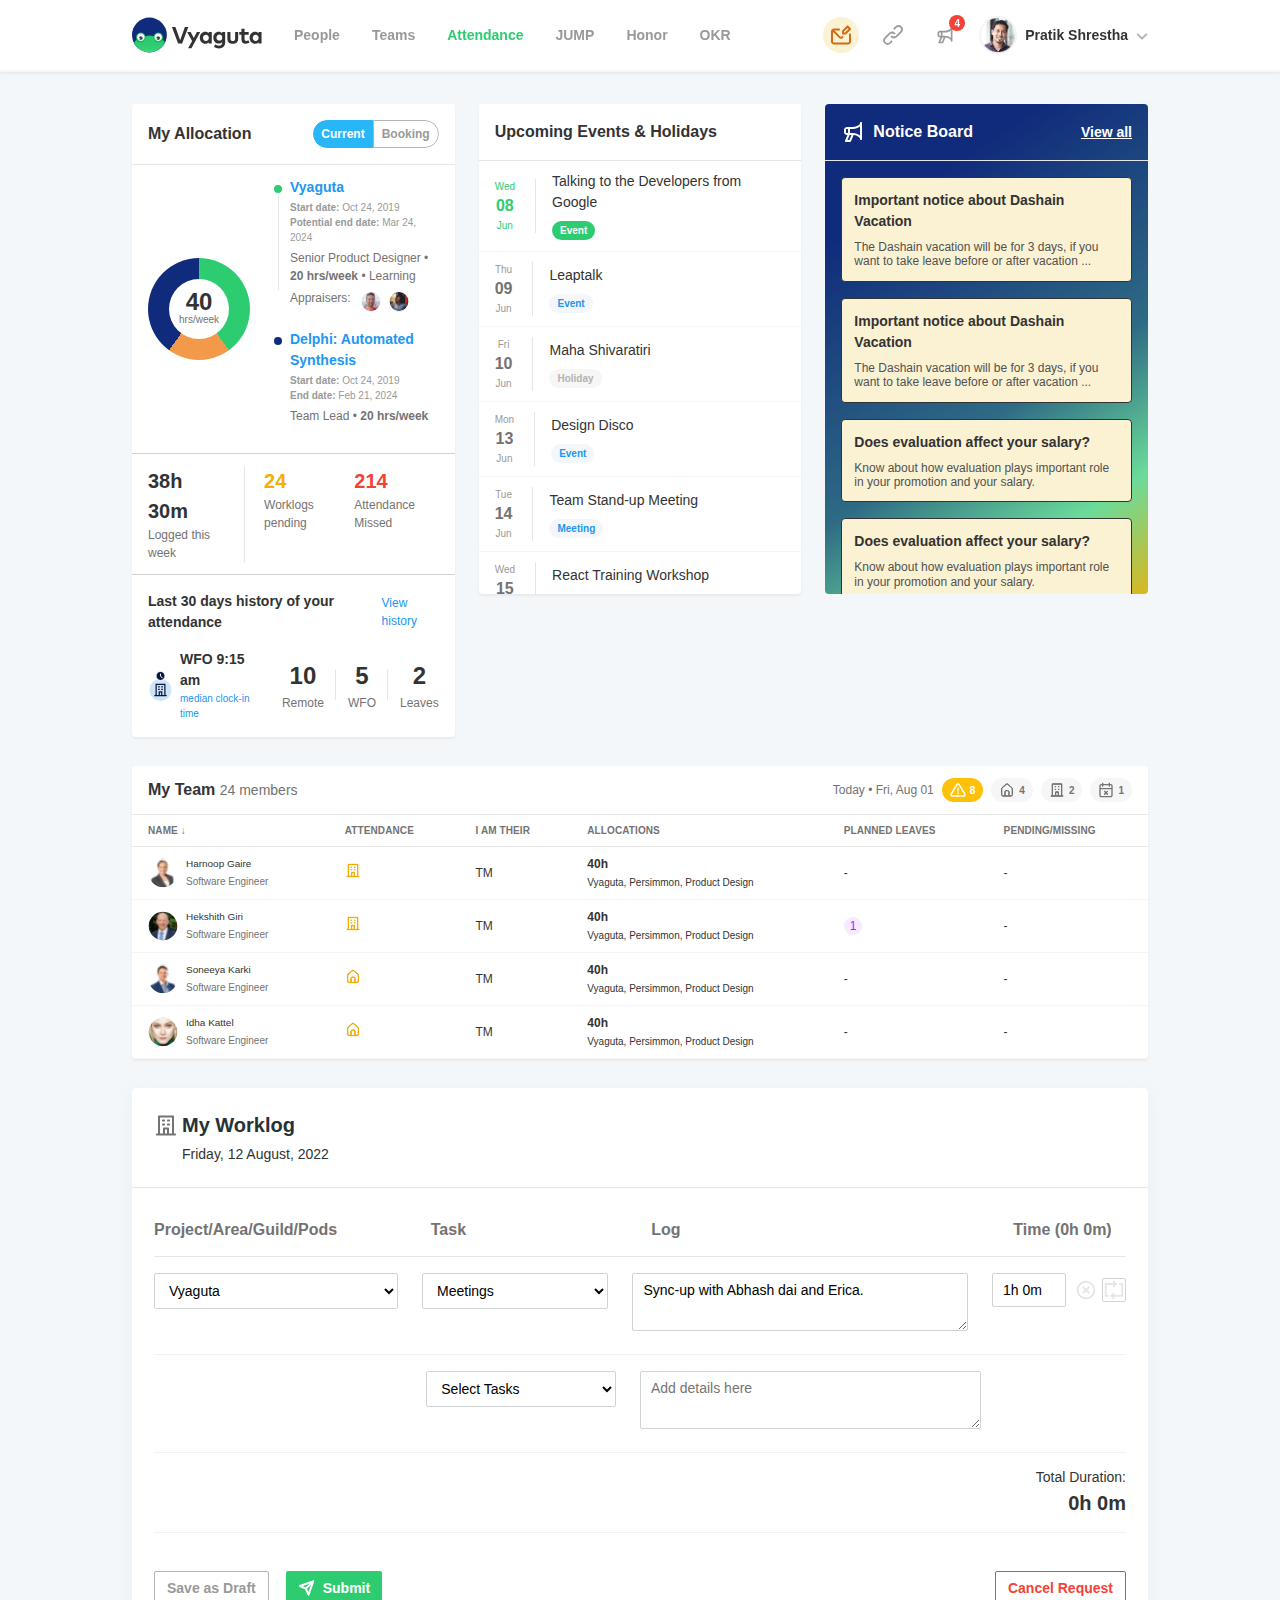
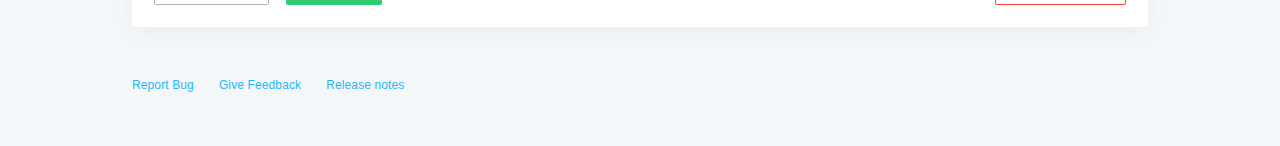
<file: index.html>
<!DOCTYPE html>
<html lang="en">

<head>
  <meta charset="UTF-8" />
  <meta name="viewport" content="width=device-width, initial-scale=1.0" />
  <link rel="stylesheet" href="css/style.css" />
  <link rel="icon" type="image/x-icon" href="images/icons/Vyaguta.svg">
  <title>Vyaguta Dashboard</title>
</head>

<body>
  <!-- Header -->
  <header class="header">
    <div class="left-section">
      <div class="logo-section">
        <img src="images/Logo.svg" alt="Vyaguta Logo" class="logo-icon" />

      </div>

      <nav>
        <ul class="nav-menu">
          <li><a href="#" class="nav-item">People</a></li>
          <li><a href="#" class="nav-item">Teams</a></li>
          <li><a href="#" class="nav-item active">Attendance</a></li>
          <li><a href="#" class="nav-item">JUMP</a></li>
          <li><a href="#" class="nav-item">Honor</a></li>
          <li><a href="#" class="nav-item">OKR</a></li>
        </ul>
      </nav>
    </div>

    <div class="right-section">
      <button class="icon-button"><img src="images/icons/ask.svg" alt="Vyaguta Logo"/></button>
      <button class="icon-button"><img src="images/icons/link.svg" alt="Vyaguta Logo"/></button>
      <button class="icon-button">
        <img src="images/icons/notice.svg" alt="Vyaguta Logo"/>
        <div class="notification-badge">4</div>
      </button>
      <div class="user-profile">
        <img src="images/Pratik.png" alt="User Avatar" class="user-avatar" />
        <span class="user-name">Pratik Shrestha</span>
        <span><img src="images/icons/dropdown.svg" alt="dropdown"></span>
      </div>
    </div>
  </header>

  <!-- Main Content -->
  <main class="main-content">
    <!-- Dashboard Grid -->
    <div class="dashboard-grid">
      
      <!-- My Allocation Card -->
      <div class="allocation-card">
        <div class="card-header">
          <h2 class="card-title">My Allocation</h2>
          <div class="toggle-buttons">
            <button class="toggle-btn active">Current</button>
            <button class="toggle-btn inactive">Booking</button>
          </div>
        </div>
        <div class="allocation-content">
          <div class="pie-chart-container">
            <div class="pie-chart">
              <div class="chart-center">
                <div class="chart-hours">40</div>
                <div class="chart-label">hrs/week</div>
              </div>
            </div>
          </div>
          <div class="allocation-details">
            <div class="project-item">
              <div class="project-dot green"></div>
              <div class="project-info">
                <h4>Vyaguta</h4>
                <div class="project-dates">
                  <strong>Start date:</strong> Oct 24, 2019<br />
                  <strong>Potential end date:</strong> Mar 24, 2024
                </div>
                <div class="project-role">
                  Senior Product Designer • <strong>20 hrs/week</strong> •
                  Learning
                </div>
                <div class="appraisers">
                  <span style="font-size: 12px; color: #737373; margin-right: 4px">Appraisers:</span>
                  <img src="images/Abhash.svg" alt="Appraiser" class="appraiser-avatar" />
                  <img src="images/Random.svg" alt="Appraiser" class="appraiser-avatar" />
                </div>
              </div>
            </div>
            <div class="project-item">
              <div class="project-dot blue"></div>
              <div class="project-info">
                <h4>Delphi: Automated Synthesis</h4>
                <div class="project-dates">
                  <strong>Start date:</strong> Oct 24, 2019<br />
                  <strong>End date:</strong> Feb 21, 2024
                </div>
                <div class="project-role">
                  Team Lead • <strong>20 hrs/week</strong>
                </div>
              </div>
            </div>
          </div>
        </div>
        <div class="stats-section">
          <div class="stat-item">
            <div class="stat-value">38h 30m</div>
            <div class="stat-label">Logged this week</div>
          </div>
          <div class="stat-divider"></div>
          <div class="stat-item">
            <div class="stat-value warning">24</div>
            <div class="stat-label">Worklogs pending</div>
          </div>
          <div class="stat-item">
            <div class="stat-value danger">214</div>
            <div class="stat-label">Attendance Missed</div>
          </div>
        </div>
        <div class="attendance-section">
          <div class="attendance-header">
            <h3 class="attendance-title">
              Last 30 days history of your attendance
            </h3>
            <a href="#" class="view-history">View history</a>
          </div>
          <div class="attendance-stats">
            <div class="wfo-info">
              <div class="wfo-icon"><img src="images/icons/wfo.svg" alt="wfo"></div>
              <div class="wfo-details">
                <div class="wfo-time">WFO 9:15 am</div>
                <div class="wfo-label">median clock-in time</div>
              </div>
            </div>
            <div class="attendance-metric">
              <div class="metric-value">10</div>
              <div class="metric-label">Remote</div>
            </div>
            <div class="attendance-metric">
              <div class="metric-value">5</div>
              <div class="metric-label">WFO</div>
            </div>
            <div class="attendance-metric">
              <div class="metric-value">2</div>
              <div class="metric-label">Leaves</div>
            </div>
          </div>
        </div>
      </div>

      <!-- Upcoming Events -->
      <div class="events-card">
        <div class="card-header">
          <h2 class="card-title">Upcoming Events & Holidays</h2>
        </div>
        <div class="events-content">
          <div class="event-item">
            <div class="event-date today">
              <div class="event-day">Wed</div>
              <div class="event-number">08</div>
              <div class="event-month">Jun</div>
            </div>
            <div class="event-details">
              <div class="event-title">
                Talking to the Developers from Google
              </div>
              <span class="event-badge event">Event</span>
            </div>
          </div>
          <div class="event-item">
            <div class="event-date">
              <div class="event-day">Thu</div>
              <div class="event-number">09</div>
              <div class="event-month">Jun</div>
            </div>
            <div class="event-details">
              <div class="event-title">Leaptalk</div>
              <span class="event-badge meeting">Event</span>
            </div>
          </div>
          <div class="event-item">
            <div class="event-date">
              <div class="event-day">Fri</div>
              <div class="event-number">10</div>
              <div class="event-month">Jun</div>
            </div>
            <div class="event-details">
              <div class="event-title">Maha Shivaratiri</div>
              <span class="event-badge holiday">Holiday</span>
            </div>
          </div>
          <div class="event-item">
            <div class="event-date">
              <div class="event-day">Mon</div>
              <div class="event-number">13</div>
              <div class="event-month">Jun</div>
            </div>
            <div class="event-details">
              <div class="event-title">Design Disco</div>
              <span class="event-badge meeting">Event</span>
            </div>
          </div>
          <div class="event-item">
            <div class="event-date">
              <div class="event-day">Tue</div>
              <div class="event-number">14</div>
              <div class="event-month">Jun</div>
            </div>
            <div class="event-details">
              <div class="event-title">Team Stand-up Meeting</div>
              <span class="event-badge meeting">Meeting</span>
            </div>
          </div>
          <div class="event-item">
            <div class="event-date">
              <div class="event-day">Wed</div>
              <div class="event-number">15</div>
              <div class="event-month">Jun</div>
            </div>
            <div class="event-details">
              <div class="event-title">React Training Workshop</div>
              <span class="event-badge training">Training</span>
            </div>
          </div>
          <div class="event-item">
            <div class="event-date">
              <div class="event-day">Thu</div>
              <div class="event-number">16</div>
              <div class="event-month">Jun</div>
            </div>
            <div class="event-details">
              <div class="event-title">Project Deadline - Phase 1</div>
              <span class="event-badge deadline">Deadline</span>
            </div>
          </div>
          <div class="event-item">
            <div class="event-date">
              <div class="event-day">Fri</div>
              <div class="event-number">17</div>
              <div class="event-month">Jun</div>
            </div>
            <div class="event-details">
              <div class="event-title">Company All-Hands Meeting</div>
              <span class="event-badge meeting">Meeting</span>
            </div>
          </div>
          <div class="event-item">
            <div class="event-date">
              <div class="event-day">Sat</div>
              <div class="event-number">18</div>
              <div class="event-month">Jun</div>
            </div>
            <div class="event-details">
              <div class="event-title">Weekend Hackathon</div>
              <span class="event-badge event">Event</span>
            </div>
          </div>
          <div class="event-item">
            <div class="event-date">
              <div class="event-day">Mon</div>
              <div class="event-number">20</div>
              <div class="event-month">Jun</div>
            </div>
            <div class="event-details">
              <div class="event-title">Client Presentation</div>
              <span class="event-badge meeting">Meeting</span>
            </div>
          </div>
          <div class="event-item">
            <div class="event-date">
              <div class="event-day">Tue</div>
              <div class="event-number">21</div>
              <div class="event-month">Jun</div>
            </div>
            <div class="event-details">
              <div class="event-title">Summer Solstice</div>
              <span class="event-badge holiday">Holiday</span>
            </div>
          </div>
        </div>
      </div>

      <!-- Notice Board -->
      <div class="notice-board">
        <div class="notice-header">
          <div class="notice-title"> <img src="images/icons/megaphone.svg" alt="megaphone">Notice Board</div>
          <a href="#" class="notice-view-all">View all</a>
        </div>
        <div class="notice-content">
          <div class="notice-item">
            <h4>Important notice about Dashain Vacation</h4>
            <p>
              The Dashain vacation will be for 3 days, if you want to take
              leave before or after vacation ...
            </p>
          </div>
          <div class="notice-item">
            <h4>Important notice about Dashain Vacation</h4>
            <p>
              The Dashain vacation will be for 3 days, if you want to take
              leave before or after vacation ...
            </p>
          </div>
          <div class="notice-item">
            <h4>Does evaluation affect your salary?</h4>
            <p>
              Know about how evaluation plays important role in your promotion
              and your salary.
            </p>
          </div>
          <div class="notice-item">
            <h4>Does evaluation affect your salary?</h4>
            <p>
              Know about how evaluation plays important role in your promotion
              and your salary.
            </p>
          </div>
        </div>
      </div>
    </div>

    <!-- Team Table -->
    <div class="team-section">
      <div class="team-header">
        <div>
          <span class="team-title">My Team</span>
          <span class="team-count">24 members</span>
        </div>
        <div class="team-stats">
          <span style="font-size: 12px; color: #737373">Today • Fri, Aug 01</span>
          <div class="stat-badge warning"><img src="images/icons/fi_alert-triangle.svg" alt="fi_alert-triangle"> 8</div>
          <div class="stat-badge neutral"><img src="images/icons/u_home-alt-grey.svg" alt="u_home-alt-grey"> 4</div>
          <div class="stat-badge neutral"><img src="images/icons/u_building_grey.svg" alt="u_building"> 2</div>
          <div class="stat-badge neutral"><img src="images/icons/u_calendar-cross.svg" alt="u_calendar-cross"> 1</div>
        </div>
      </div>
      <table class="team-table">
        <thead>
          <tr>
            <th>Name ↓</th>
            <th>Attendance</th>
            <th>I am their</th>
            <th>Allocations</th>
            <th>Planned Leaves</th>
            <th>Pending/Missing</th>
          </tr>
        </thead>
        <tbody>
          <tr>
            <td>
              <div class="member-info">
                <img
                  src="images/Harnoop Gaire.svg"
                  alt="Avatar" class="member-avatar" />
                <div class="member-details">
                  <h5>Harnoop Gaire</h5>
                  <div class="member-role">Software Engineer</div>
                </div>
              </div>
            </td>
            <td><img src="images/icons/u_building.svg" alt="u_building"></td>
            <td>TM</td>
            <td>
              <div class="allocation-info">
                <div>
                  <strong>40h</strong><br />
                  <small>Vyaguta, Persimmon, Product Design</small>
                </div>
              </div>
            </td>
            <td>-</td>
            <td>-</td>
          </tr>
          <tr>
            <td>
              <div class="member-info">
                <img
                  src="images/Hekshith Giri.svg"
                  alt="Avatar" class="member-avatar" />
                <div class="member-details">
                  <h5>Hekshith Giri</h5>
                  <div class="member-role">Software Engineer</div>
                </div>
              </div>
            </td>
            <td><img src="images/icons/u_building.svg" alt="u_building"></td>
            <td>TM</td>
            <td>
              <div class="allocation-info">
                <div>
                  <strong>40h</strong><br />
                  <small>Vyaguta, Persimmon, Product Design</small>
                </div>
              </div>
            </td>
            <td>
              <span style="
                    background: #f7e9ff;
                    color: #ab22ff;
                    padding: 2px 6px;
                    border-radius: 11px;
                    font-size: 12px;
                  ">1</span>
            </td>
            <td>-</td>
          </tr>
          <tr>
            <td>
              <div class="member-info">
                <img
                  src="images/Soneeya Karki.svg"
                  alt="Avatar" class="member-avatar" />
                <div class="member-details">
                  <h5>Soneeya Karki</h5>
                  <div class="member-role">Software Engineer</div>
                </div>
              </div>
            </td>
            <td><img src="images/icons/u_home-alt.svg" alt="u_home-alt"></td>
            <td>TM</td>
            <td>
              <div class="allocation-info">
                <div>
                  <strong>40h</strong><br />
                  <small>Vyaguta, Persimmon, Product Design</small>
                </div>
              </div>
            </td>
            <td>-</td>
            <td>-</td>
          </tr>
          <tr>
            <td>
              <div class="member-info">
                <img
                  src="images/Idha Kattel.svg"
                  alt="Avatar" class="member-avatar" />
                <div class="member-details">
                  <h5>Idha Kattel</h5>
                  <div class="member-role">Software Engineer</div>
                </div>
              </div>
            </td>
            <td><img src="images/icons/u_home-alt.svg" alt="u_home-alt"></td>
            <td>TM</td>
            <td>
              <div class="allocation-info">
                <div>
                  <strong>40h</strong><br />
                  <small>Vyaguta, Persimmon, Product Design</small>
                </div>
              </div>
            </td>
            <td>-</td>
            <td>-</td>
          </tr>
        </tbody>
      </table>
    </div>

    <!-- Worklog Form -->
    <div class="worklog-section">
      <div class="worklog-header">
        <div class="worklog-title"><img src="images/icons/u_building_work_log.svg" alt="u_building_work_log"> My Worklog</div>
        <div class="worklog-date">Friday, 12 August, 2022</div>
      </div>
      <div class="worklog-form">
        <div class="form-header">
          <div style="width: 314px">Project/Area/Guild/Pods</div>
          <div style="width: 244px">Task</div>
          <div style="width: 420px">Log</div>
          <div style="width: 140px">Time (0h 0m)</div>
        </div>
        <div class="form-row">
          <div class="form-field project">
            <select>
              <option>Vyaguta</option>
              <option>Persimmon</option>
              <option>Product Design</option>
            </select>
          </div>
          <div class="form-field task">
            <select>
              <option>Meetings</option>
              <option>Development</option>
              <option>Testing</option>
            </select>
          </div>
          <div class="form-field log">
            <textarea placeholder="Sync-up with Abhash dai and Erica.">
Sync-up with Abhash dai and Erica.</textarea>
          </div>
          <div class="form-field time">
            <div class="time-input-container">
              <input type="text" value="1h 0m" />
              <div class="time-actions">
                <button class="time-btn"><img src="images/icons/cancel.svg" alt="cancel"></button>
                <button class="time-btn"><img src="images/icons/recurred.svg" alt="recurred"></button>
              </div>
            </div>
          </div>
        </div>
        <div class="form-row">
          <div class="form-field project">
            <!-- Empty project field -->
          </div>
          <div class="form-field task">
            <select>
              <option>Select Tasks</option>
            </select>
          </div>
          <div class="form-field log">
            <textarea placeholder="Add details here"></textarea>
          </div>
          <div class="form-field time">
            <!-- Empty time field - removed input and actions -->
          </div>
        </div>
        <div style="padding: 14px 0; border-bottom: 1px solid #f2f2f2">
          <div class="total-duration">
            <div class="total-label">Total Duration:</div>
            <div class="total-time">0h 0m</div>
          </div>
        </div>
      </div>
      <div class="form-actions">
        <div class="form-buttons">
          <button class="btn btn-secondary">Save as Draft</button>
          <button class="btn btn-primary"><img src="images/icons/fi_send.svg" alt="fi_send"> Submit</button>
        </div>
        <button class="btn btn-danger">Cancel Request</button>
      </div>
    </div>

    <!-- Footer Links -->
    <div class="footer-links">
      <a href="#">Report Bug</a>
      <a href="#">Give Feedback</a>
      <a href="#">Release notes</a>
    </div>
  </main>
</body>

</html>
</file>
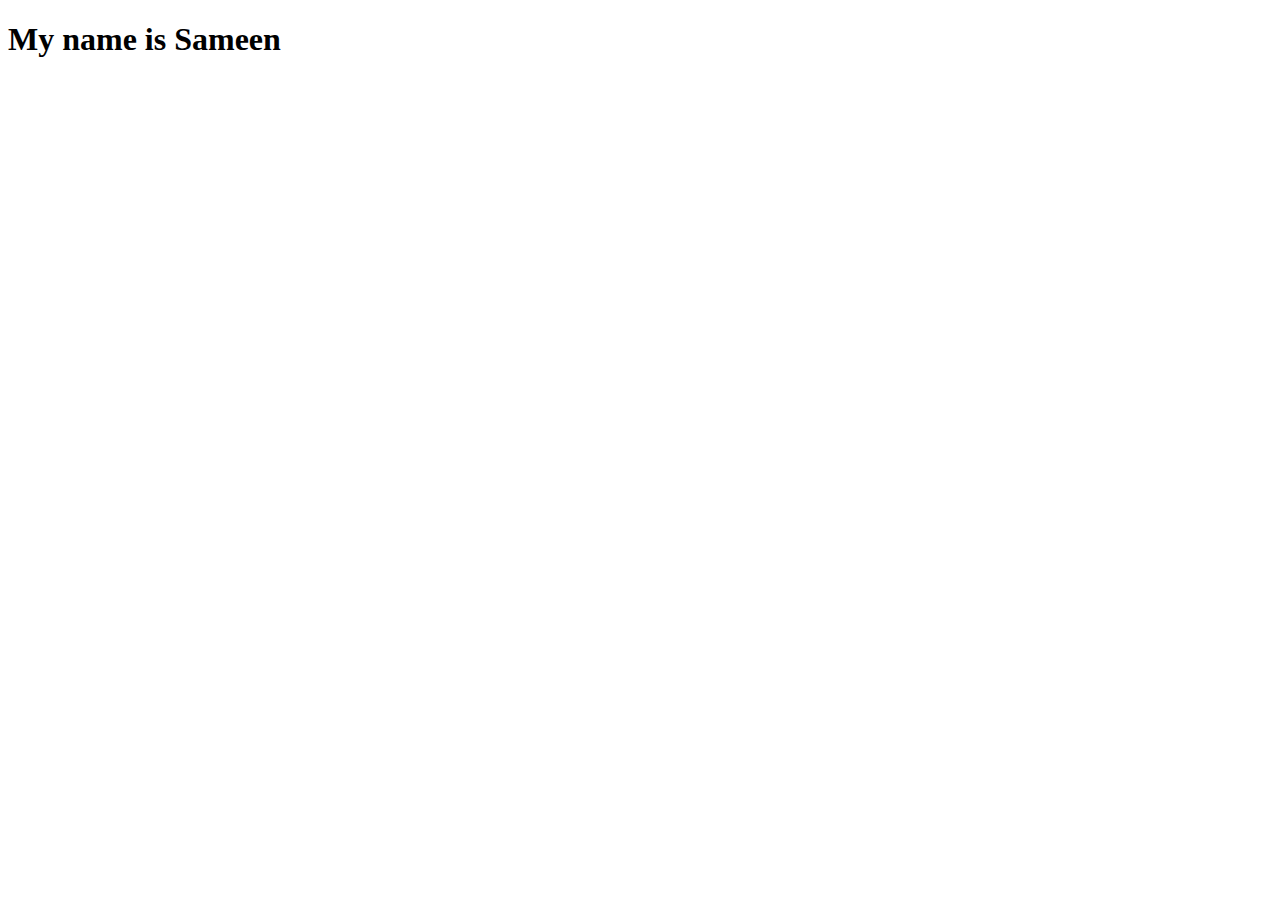
<file: home.html>
<!DOCTYPE html>
<html lang="en">
<head>
    <meta charset="UTF-8">
    <meta name="viewport" content="width=device-width, initial-scale=1.0">
    <title>Document</title>
</head>
<body>
    <div>
        <h1>My name is Sameen</h1>
    </div>
</body>
</html>
</file>
<file: css/style.css>
* {
        margin: 0;
        padding: 0;
        box-sizing: border-box;
      }

      body {
        font-family: "Inter", -apple-system, BlinkMacSystemFont, "Segoe UI",
          Roboto, sans-serif;
        background-color: #f4f7f9;
        color: #333333;
        line-height: 1.5;
      }

      /* Header Styles */
      .header {
        background-color: #ffffff;
        border-bottom: 2px solid #f4f7f9;
        box-shadow: 0px 2px 2px rgba(204, 197, 197, 0.25);
        padding: 0 132px;
        height: 72px;
        display: flex;
        align-items: center;
        justify-content: space-between;
        position: sticky;
        top: 0;
        z-index: 100;
      }

      .left-section {
        display: flex;
        align-items: center;
        gap: 32px;
      }

      .logo-section {
        display: flex;
        align-items: center;
        gap: 12px;
      }

      /* .logo-icon {
        width: 35px;
        height: 35px;
      } */

      .logo-text {
        font-size: 20px;
        font-weight: 600;
        color: #333333;
      }

      .nav-menu {
        display: flex;
        align-items: center;
        gap: 32px;
        list-style: none;
      }

      .nav-item {
        color: #999999;
        text-decoration: none;
        font-size: 14px;
        font-weight: 600;
        padding: 8px 0;
        transition: color 0.2s ease;
      }

      .nav-item:hover {
        color: #102b7b;
      }

      .nav-item.active {
        color: #2ecc71;
      }

      .right-section {
        display: flex;
        align-items: center;
        gap: 16px;
      }

      .icon-button {
        width: 36px;
        height: 36px;
        border: none;
        background: #ffffff;
        border-radius: 50%;
        display: flex;
        align-items: center;
        justify-content: center;
        cursor: pointer;
        position: relative;
      }

      .notification-badge {
        position: absolute;
        top: -2px;
        right: -2px;
        width: 16px;
        height: 16px;
        background-color: #f44336;
        border-radius: 50%;
        color: white;
        font-size: 10px;
        font-weight: 600;
        display: flex;
        align-items: center;
        justify-content: center;
      }

      .user-profile {
        display: flex;
        align-items: center;
        gap: 8px;
        cursor: pointer;
      }

      .user-avatar {
        width: 38px;
        height: 38px;
        border-radius: 50%;
        border: 1px solid #f2f2f2;
      }

      .user-name {
        font-size: 14px;
        font-weight: 600;
        color: #333333;
      }

      /* Main Content */
      .main-content {
        margin: 0 auto;
        padding: 32px 132px;
        display: flex;
        flex-direction: column;
        gap: 29px;
      }

      /* Dashboard Grid */
      .dashboard-grid {
        display: flex;
        gap: 24px;
        align-items: flex-start;
      }

      /* My Allocation Card */
      .allocation-card {
        flex: 1;
        background: #ffffff;
        border-radius: 4px;
        box-shadow: 0px 2px 2px rgba(204, 197, 197, 0.25);
        overflow: hidden;
      }

      .card-header {
        padding: 16px;
        border-bottom: 1px solid #e6e6e6;
        display: flex;
        justify-content: space-between;
        align-items: center;
      }

      .card-title {
        font-size: 16px;
        font-weight: 700;
        color: #333333;
      }

      .toggle-buttons {
        display: flex;
        border-radius: 18px;
        overflow: hidden;
      }

      .toggle-btn {
        padding: 6px 8px;
        font-size: 12px;
        font-weight: 600;
        border: none;
        cursor: pointer;
      }

      .toggle-btn.active {
        background: #29b6f6;
        color: white;
        border-radius: 20px 0 0 20px;
      }

      .toggle-btn.inactive {
        background: white;
        color: #999999;
        border: 0.72px solid #b3b3b3;
        border-radius: 0 20px 20px 0;
      }

      .allocation-content {
        padding: 12px 16px;
        display: flex;
        gap: 20px;
        align-items: center;
      }

      .pie-chart-container {
        position: relative;
        display: flex;
        align-items: center;
        justify-content: center;
      }

      .pie-chart {
        width: 102px;
        height: 102px;
        border-radius: 50%;
        background: conic-gradient(
          #2ecc71 0deg 144deg,
          #f2994a 144deg 216deg,
          #102b7b 216deg 360deg
        );
        display: flex;
        align-items: center;
        justify-content: center;
      }

      .chart-center {
        background: white;
        border-radius: 50%;
        width: 60px;
        height: 60px;
        display: flex;
        flex-direction: column;
        align-items: center;
        justify-content: center;
      }

      .chart-hours {
        font-size: 24px;
        line-height: 20px;
        font-weight: 700;
        color: #333333;
      }

      .chart-label {
        font-size: 10px;
        color: #737373;
      }

      .allocation-details {
        flex: 1;
      }

      .project-item {
        display: flex;
        gap: 4px;
        margin-bottom: 16px;
        position: relative;
      }

      .project-dot {
        width: 16px;
        height: 16px;
        border-radius: 50%;
        margin-top: 4px;
        border: 4px solid white;
        position: relative;
        z-index: 2;
      }

      .project-dot.green {
        background: #2ecc71;
      }
      .project-dot.blue {
        background: #102b7b;
      }

      .project-item:not(:last-child)::after {
        content: "";
        position: absolute;
        left: 8px;
        top: 17px;
        width: 1px;
        height: 96px;
        background: #e6e6e6;
        z-index: 1;
      }

      .project-info {
        flex: 1;
      }

      .project-info h4 {
        color: #2196f3;
        font-size: 14px;
        font-weight: 600;
        margin-bottom: 2px;
      }

      .project-dates {
        font-size: 10px;
        color: #999999;
        margin-bottom: 4px;
      }

      .project-role {
        font-size: 12px;
        color: #737373;
      }

      .appraisers {
        display: flex;
        gap: 4px;
        margin-top: 4px;
      }

      .appraiser-avatar {
        width: 24px;
        height: 24px;
        border-radius: 50%;
        border: 1px solid white;
      }

      /* Stats Section */
      .stats-section {
        border-top: 1px solid #d2d2d2;
        padding: 12px 16px;
        display: flex;
        gap: 11px;
      }

      .stat-item {
        display: flex;
        flex-direction: column;
      }

      .stat-value {
        font-size: 20px;
        font-weight: 700;
      }

      .stat-value.warning {
        color: #f5af00;
      }
      .stat-value.danger {
        color: #f44336;
      }

      .stat-label {
        font-size: 12px;
        color: #737373;
      }

      .stat-divider {
        width: 1px;
        background: #e6e6e6;
        margin: 0 8px;
      }

      /* Attendance History Section */
      .attendance-section {
        border-top: 1px solid #d2d2d2;
        padding: 16px;
      }

      .attendance-header {
        display: flex;
        justify-content: space-between;
        align-items: center;
        margin-bottom: 16px;
      }

      .attendance-title {
        font-size: 14px;
        font-weight: 600;
        color: #333333;
      }

      .view-history {
        color: #2196f3;
        font-size: 12px;
        text-decoration: none;
      }

      .attendance-stats {
        display: flex;
        gap: 24px;
        align-items: center;
      }

      .wfo-info {
        display: flex;
        align-items: center;
        gap: 8px;
      }

      .wfo-icon {
        width: 24px;
        height: 30px;
        font-size: 12px;
      }

      .wfo-details {
        display: flex;
        flex-direction: column;
      }

      .wfo-time {
        font-size: 14px;
        font-weight: 600;
        color: #333333;
      }

      .wfo-label {
        font-size: 10px;
        color: #2196f3;
      }

      .attendance-metric {
        text-align: center;
        position: relative;
      }

      .attendance-metric:not(:last-child)::after {
        content: "";
        position: absolute;
        right: -12px;
        top: 50%;
        transform: translateY(-50%);
        width: 1px;
        height: 30px;
        background: #e6e6e6;
      }

      .metric-value {
        font-size: 24px;
        font-weight: 700;
        color: #333333;
      }

      .metric-label {
        font-size: 12px;
        color: #737373;
      }

      /* Events Card */
      .events-card {
        flex: 1;
        background: #ffffff;
        border-radius: 4px;
        box-shadow: 0px 2px 2px rgba(204, 197, 197, 0.25);
        overflow: hidden;
        height: 490px;
        display: flex;
        flex-direction: column;
      }

      .events-content {
        flex: 1;
        overflow-y: auto;
        height: 436px;
      }

      .events-content::-webkit-scrollbar {
        width: 4px;
      }

      .events-content::-webkit-scrollbar-track {
        background: #f6f6f6;
      }

      .events-content::-webkit-scrollbar-thumb {
        background: #d2d2d2;
        border-radius: 2px;
      }

      .events-content::-webkit-scrollbar-thumb:hover {
        background: #b3b3b3;
      }

      .event-item {
        padding: 10px 16px;
        border-bottom: 1px solid #f6f6f6;
        display: flex;
        gap: 16px;
        align-items: center;
      }

      .event-date {
        text-align: center;
        min-width: 22px;
        padding-right: 20px;
        border-right: 1px solid #e6e6e6;
      }

      .event-day {
        font-size: 10px;
        color: #999999;
        font-weight: 500;
      }

      .event-number {
        font-size: 16px;
        font-weight: 600;
        color: #737373;
      }

      .event-month {
        font-size: 10px;
        color: #999999;
        font-weight: 500;
      }

      .event-date.today .event-day,
      .event-date.today .event-number,
      .event-date.today .event-month {
        color: #2ecc71;
      }

      .event-details {
        flex: 1;
      }

      .event-title {
        font-size: 14px;
        font-weight: 500;
        color: #333333;
        margin-bottom: 4px;
      }

      .event-badge {
        display: inline-block;
        padding: 2px 8px;
        border-radius: 91px;
        font-size: 10px;
        font-weight: 600;
      }

      .event-badge.event {
        background: #2ecc71;
        color: white;
      }

      .event-badge.holiday {
        background: #f6f6f6;
        color: #b3b3b3;
      }

      .event-badge.meeting {
        background: #F4F7F9;
        color: #2196F3;
      }

      .event-badge.training {
        background: #ff9800;
        color: white;
      }

      .event-badge.deadline {
        background: #f44336;
        color: white;
      }

      /* Notice Board */
      .notice-board {
        flex: 1;
        background: linear-gradient(
            147deg,
            #102b7b 20.18%,
            rgba(25, 92, 120, 0.91) 60.54%,
            rgba(46, 204, 113, 0.71) 82.53%,
            #f5af00 104.27%
          ),
          #fff;
        border-radius: 4px;
        overflow: hidden;
        height: 490px;
      }

      .notice-header {
        padding: 16px;
        border-bottom: 1px solid #e6e6e6;
        display: flex;
        justify-content: space-between;
        align-items: center;
      }

      .notice-title {
        color: white;
        font-size: 16px;
        font-weight: 700;
        display: flex;
        align-items: center;
        gap: 8px;
      }

      .notice-view-all {
        color: white;
        font-size: 14px;
        font-weight: 600;
        text-decoration: underline;
      }

      .notice-content {
        padding: 16px;
        display: flex;
        flex-direction: column;
        gap: 16px;
      }

      .notice-item {
        background: #fbf2d3;
        border: 1px solid #333333;
        border-radius: 4px;
        padding: 12px;
      }

      .notice-item h4 {
        font-size: 14px;
        font-weight: 600;
        color: #333333;
        margin-bottom: 8px;
      }

      .notice-item p {
        font-size: 12px;
        color: #515151;
        line-height: 1.2;
      }

      /* Team Table */
      .team-section {
        background: #ffffff;
        border-radius: 4px;
        box-shadow: 0px 2px 2px rgba(204, 197, 197, 0.25);
        overflow: hidden;
      }

      .team-header {
        padding: 12px 16px;
        border-bottom: 1px solid #e6e6e6;
        display: flex;
        justify-content: space-between;
        align-items: center;
      }

      .team-title {
        font-size: 16px;
        font-weight: 700;
        color: #333333;
      }

      .team-count {
        font-size: 14px;
        color: #737373;
      }

      .team-stats {
        display: flex;
        gap: 8px;
        align-items: center;
      }

      .stat-badge {
        padding: 4px 8px;
        border-radius: 91px;
        font-size: 10px;
        font-weight: 600;
        display: flex;
        align-items: center;
        gap: 4px;
      }

      .stat-badge.warning {
        background: #ffc107;
        color: white;
      }

      .stat-badge.neutral {
        background: #f6f6f6;
        color: #737373;
      }

      .team-table {
        width: 100%;
        border-collapse: collapse;
      }

      .team-table th {
        background: #ffffff;
        padding: 8px 16px;
        text-align: left;
        font-size: 10px;
        font-weight: 600;
        color: #737373;
        border-bottom: 1px solid #e6e6e6;
        text-transform: uppercase;
        letter-spacing: 0.1px;
      }

      .team-table td {
        padding: 8px 16px;
        border-bottom: 1px solid #f6f6f6;
        font-size: 12px;
      }

      .member-info {
        display: flex;
        align-items: center;
        gap: 8px;
      }

      .member-avatar {
        width: 30px;
        height: 30px;
        border-radius: 50%;
      }

      .member-details h5 {
        font-weight: 400;
        color: #333333;
        margin-bottom: 2px;
      }

      .member-role {
        font-size: 10px;
        color: #737373;
      }

      .allocation-info {
        display: flex;
        align-items: center;
        gap: 8px;
      }

      .allocation-divider {
        width: 1px;
        height: 20px;
        background: #e6e6e6;
      }

      /* Worklog Form */
      .worklog-section {
        background: #ffffff;
        border-radius: 4px;
        box-shadow: 0px 5px 15px rgba(145, 165, 179, 0.1);
        overflow: hidden;
      }

      .worklog-header {
        padding: 22px;
        border-bottom: 1px solid #e6e6e6;
      }

      .worklog-title {
        font-size: 20px;
        font-weight: 600;
        color: #263238;
        display: flex;
        align-items: center;
        gap: 4px;
        margin-bottom: 4px;
      }

      .worklog-date {
        font-size: 14px;
        color: #333333;
        margin-left: 28px;
      }

      .worklog-form {
        padding: 16px 22px;
      }

      .form-header {
        display: flex;
        gap: 24px;
        padding: 14px 0;
        border-bottom: 1px solid #e6e6e6;
        font-size: 16px;
        font-weight: 600;
        color: #737373;
      }

      .form-row {
        display: flex;
        gap: 24px;
        padding: 16px 0;
        border-bottom: 1px solid #f2f2f2;
        align-items: flex-start;
      }

      .form-field {
        position: relative;
      }

      .form-field select,
      .form-field input,
      .form-field textarea {
        width: 100%;
        padding: 8px 10px;
        border: 1px solid #d2d2d2;
        border-radius: 2px;
        font-size: 14px;
        font-family: inherit;
        background: white;
      }

      .form-field.project {
        width: 288px;
      }
      .form-field.task {
        width: 220px;
      }
      .form-field.log {
        width: 396px;
      }
      .form-field.time {
        width: 140px;
      }

      .form-field textarea {
        height: 58px;
        resize: vertical;
      }

      .form-field select:disabled,
      .form-field input:disabled,
      .form-field textarea:disabled {
        background: #f2f2f2;
        color: #d2d2d2;
      }

      .time-input-container {
        display: flex;
        align-items: center;
        gap: 8px;
      }

      .time-input-container input {
        width: 74px;
      }

      .time-actions {
        display: flex;
        gap: 4px;
      }

      .time-btn {
        width: 24px;
        height: 24px;
        border: 1px solid #d2d2d2;
        background: white;
        border-radius: 2px;
        cursor: pointer;
        display: flex;
        align-items: center;
        justify-content: center;
        font-size: 12px;
        color: #737373;
      }

      .time-btn:hover {
        background: #f2f2f2;
      }

      .form-actions {
        display: flex;
        justify-content: space-between;
        align-items: center;
        padding: 22px;
      }

      .form-buttons {
        display: flex;
        gap: 17px;
      }

      .btn {
        padding: 8px 12px;
        border-radius: 2px;
        font-size: 14px;
        font-weight: 600;
        cursor: pointer;
        border: none;
        display: flex;
        align-items: center;
        gap: 8px;
      }

      .btn-secondary {
        background: white;
        color: #999999;
        border: 1px solid #b3b3b3;
      }

      .btn-primary {
        background: #2ecc71;
        color: white;
      }

      .btn-danger {
        background: white;
        color: #f44336;
        border: 1px solid #f44336;
      }

      .total-duration {
        text-align: right;
      }

      .total-label {
        font-size: 14px;
        color: #333333;
      }

      .total-time {
        font-size: 20px;
        font-weight: 600;
        color: #333333;
      }

      /* Footer */
      .footer-links {
        display: flex;
        gap: 25px;
        justify-content: flex-start;
        padding: 20px 0;
      }

      .footer-links a {
        color: #29b6f6;
        font-size: 12px;
        text-decoration: none;
        letter-spacing: 0.12px;
      }

      /* Responsive */
      @media (max-width: 1200px) {
        .header {
          padding: 0 20px;
        }

        .main-content {
          padding: 20px;
        }

        .dashboard-grid {
          flex-direction: column;
        }

        .allocation-card,
        .events-card,
        .notice-board {
          width: 100%;
          max-width: 500px;
        }
      }

      @media (max-width: 768px) {
        .nav-menu {
          display: none;
        }

        .user-name {
          display: none;
        }

        .form-row {
          flex-direction: column;
          gap: 12px;
        }

        .form-field.project,
        .form-field.task,
        .form-field.log,
        .form-field.time {
          width: 100%;
        }
      }
</file>
